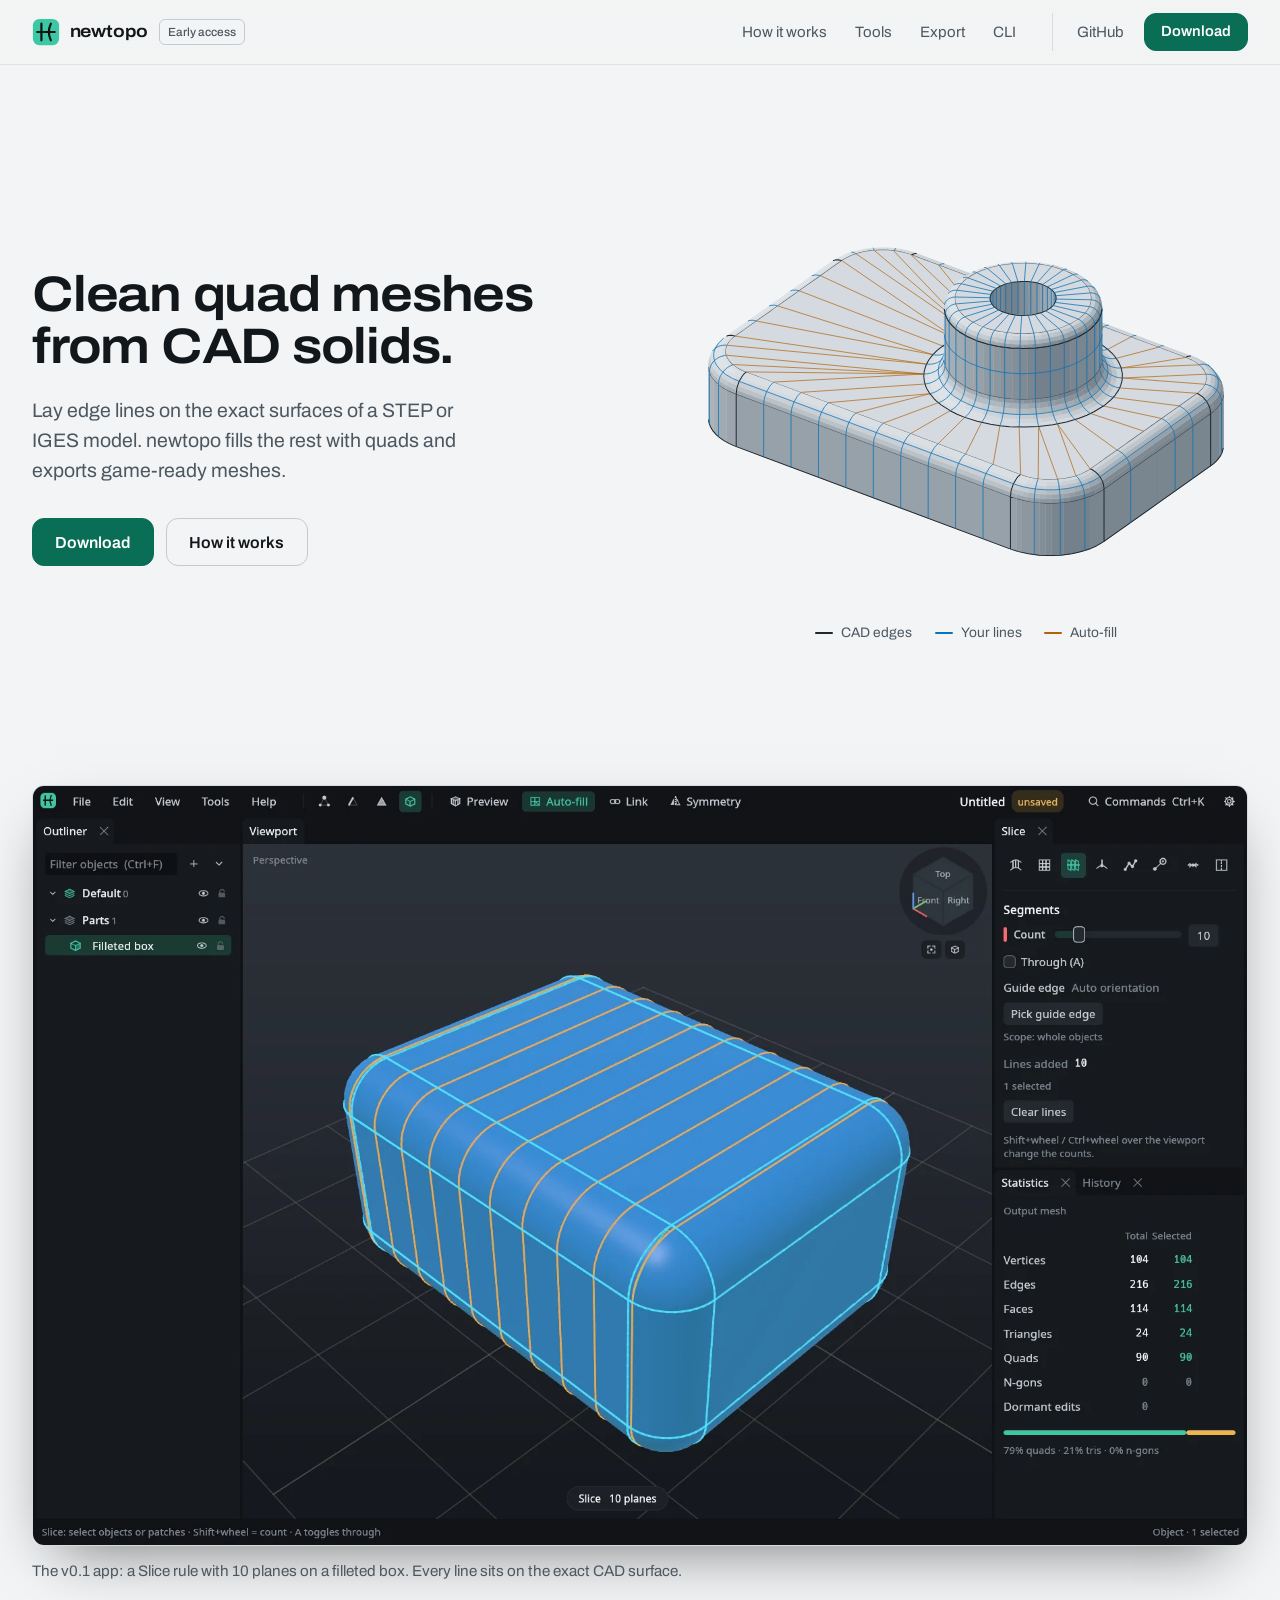
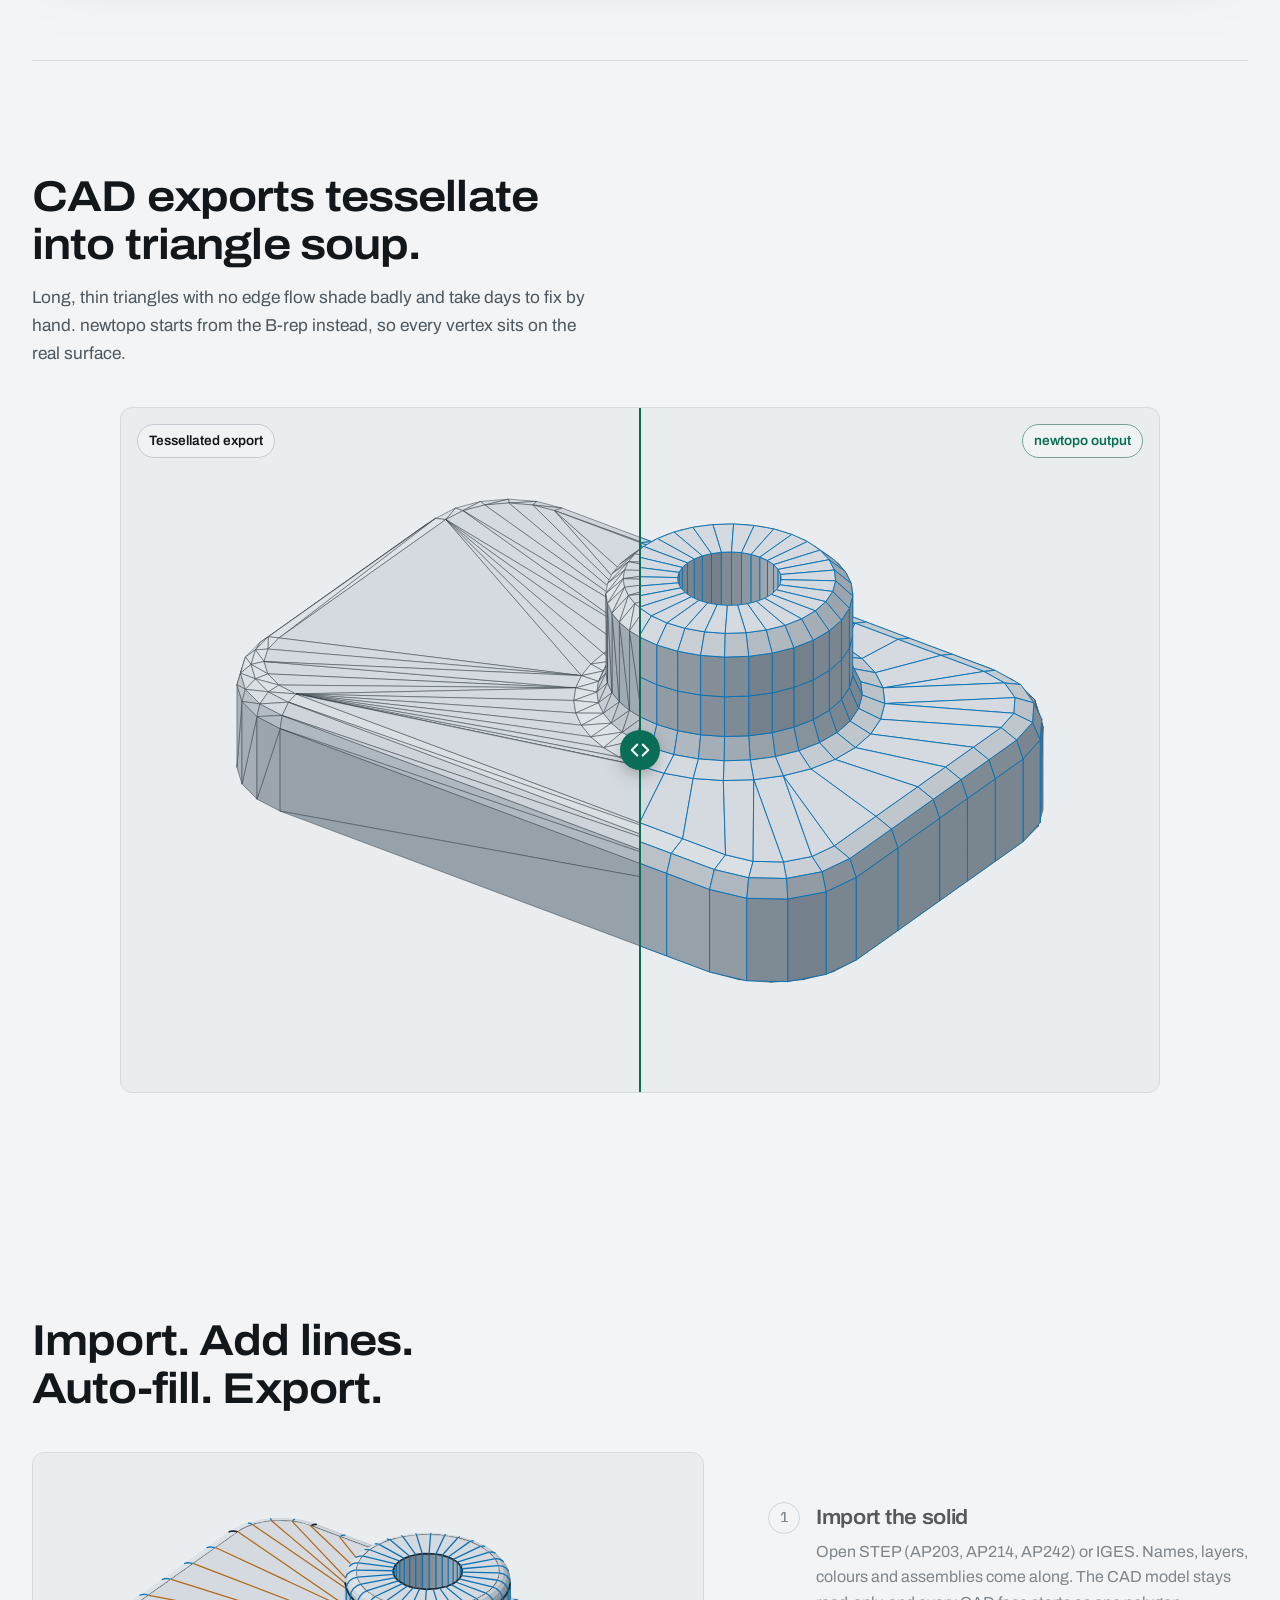
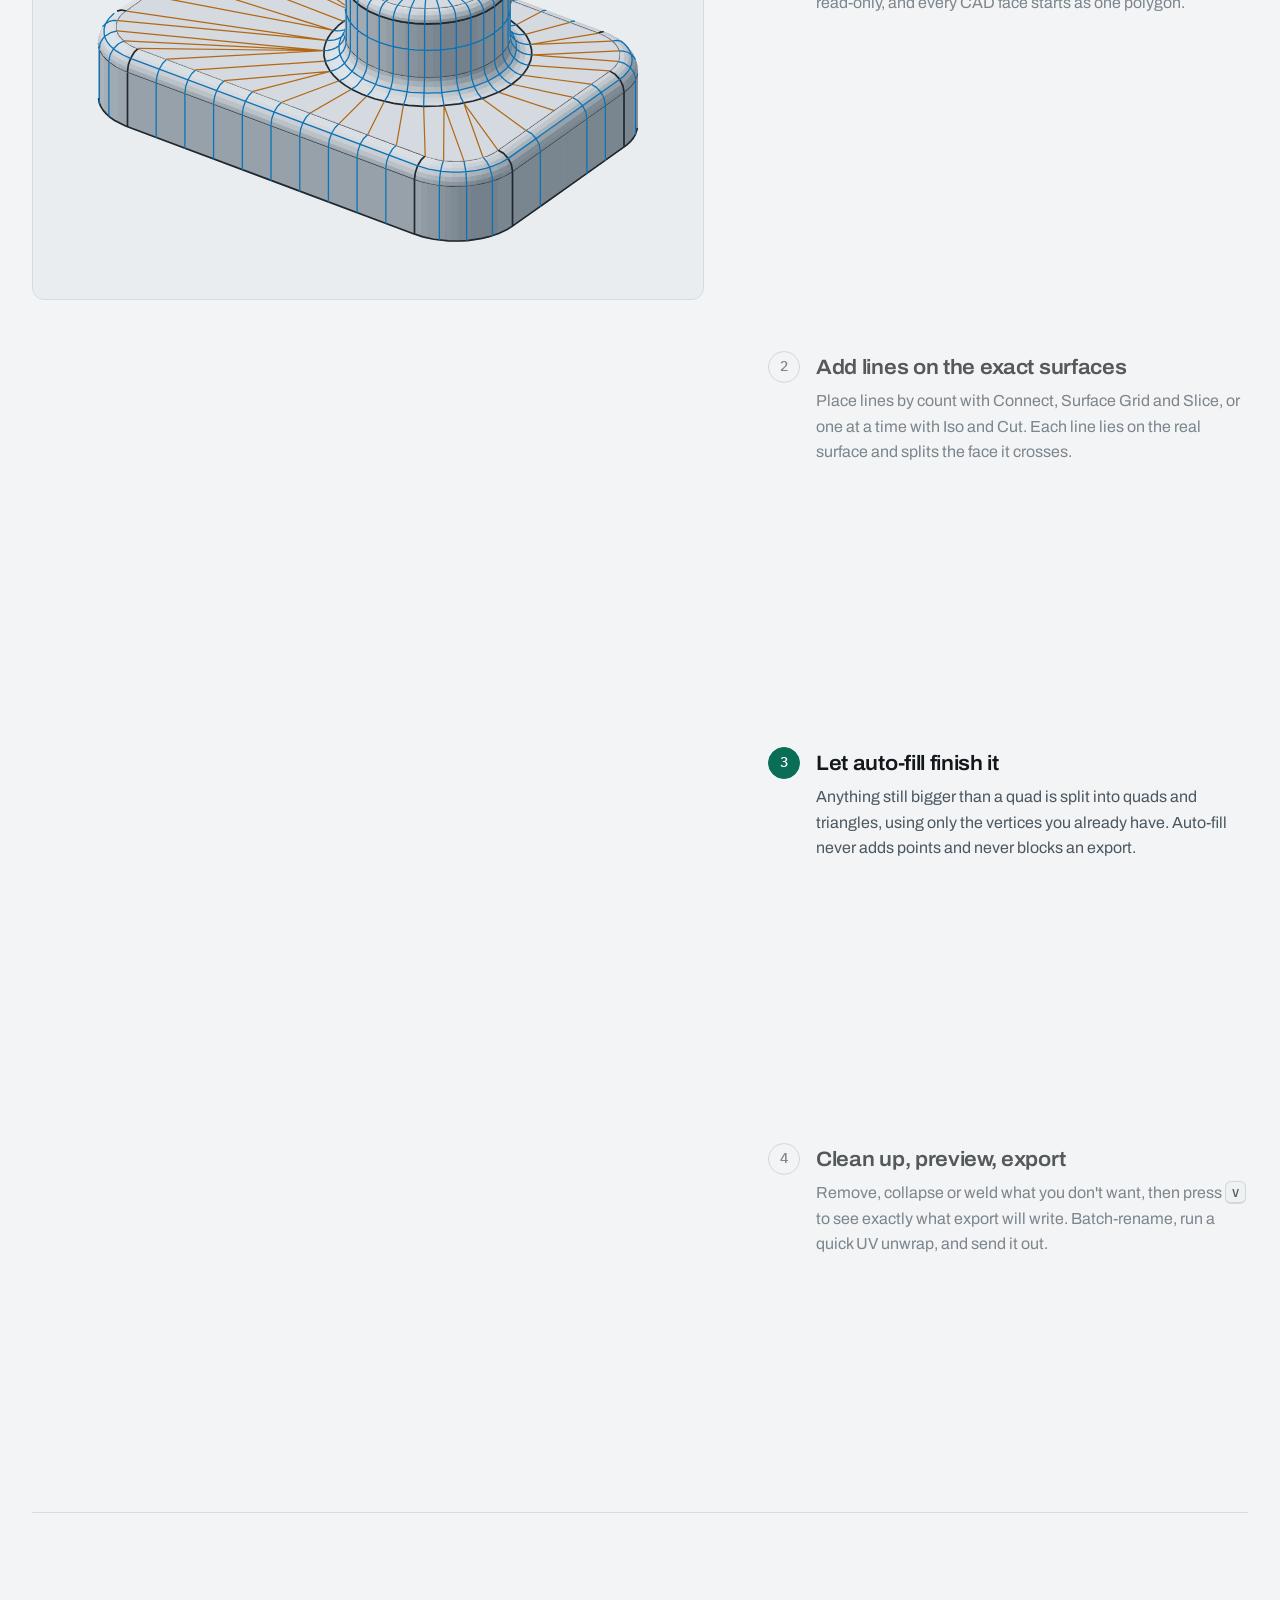
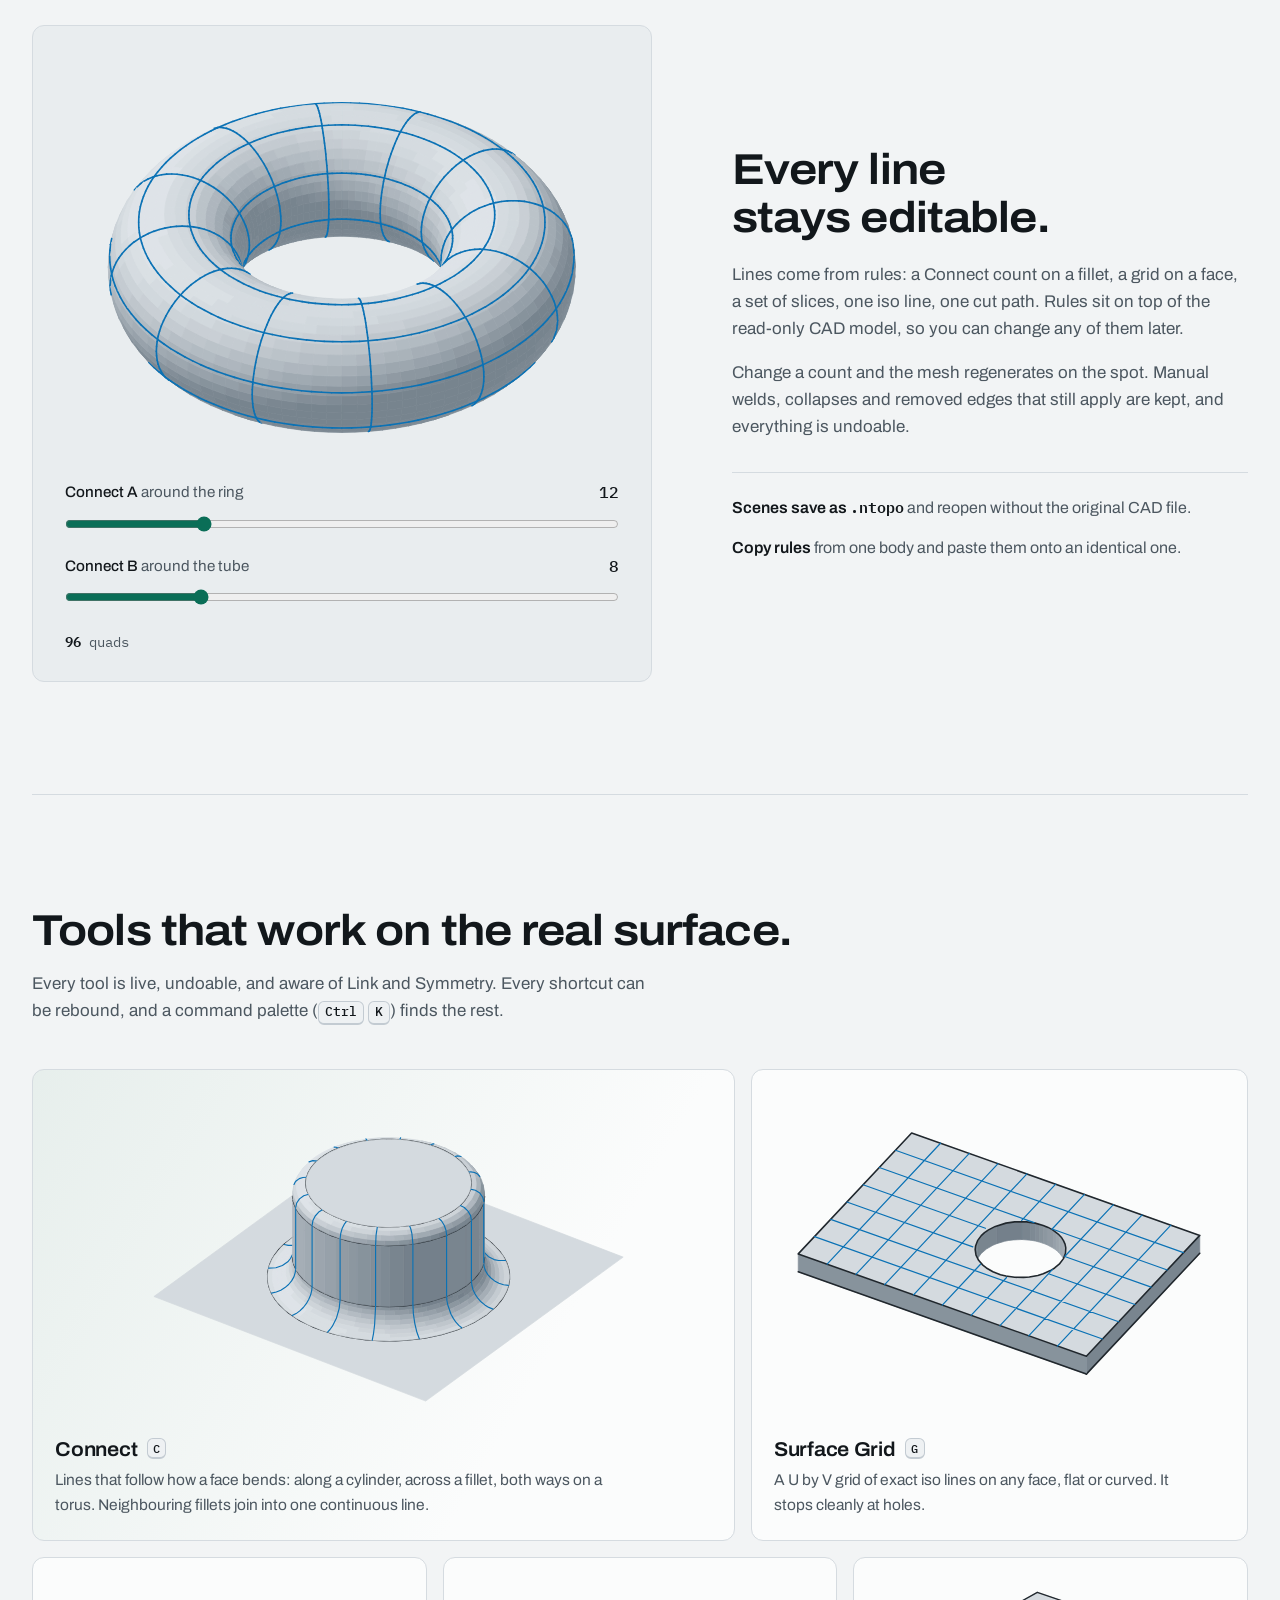
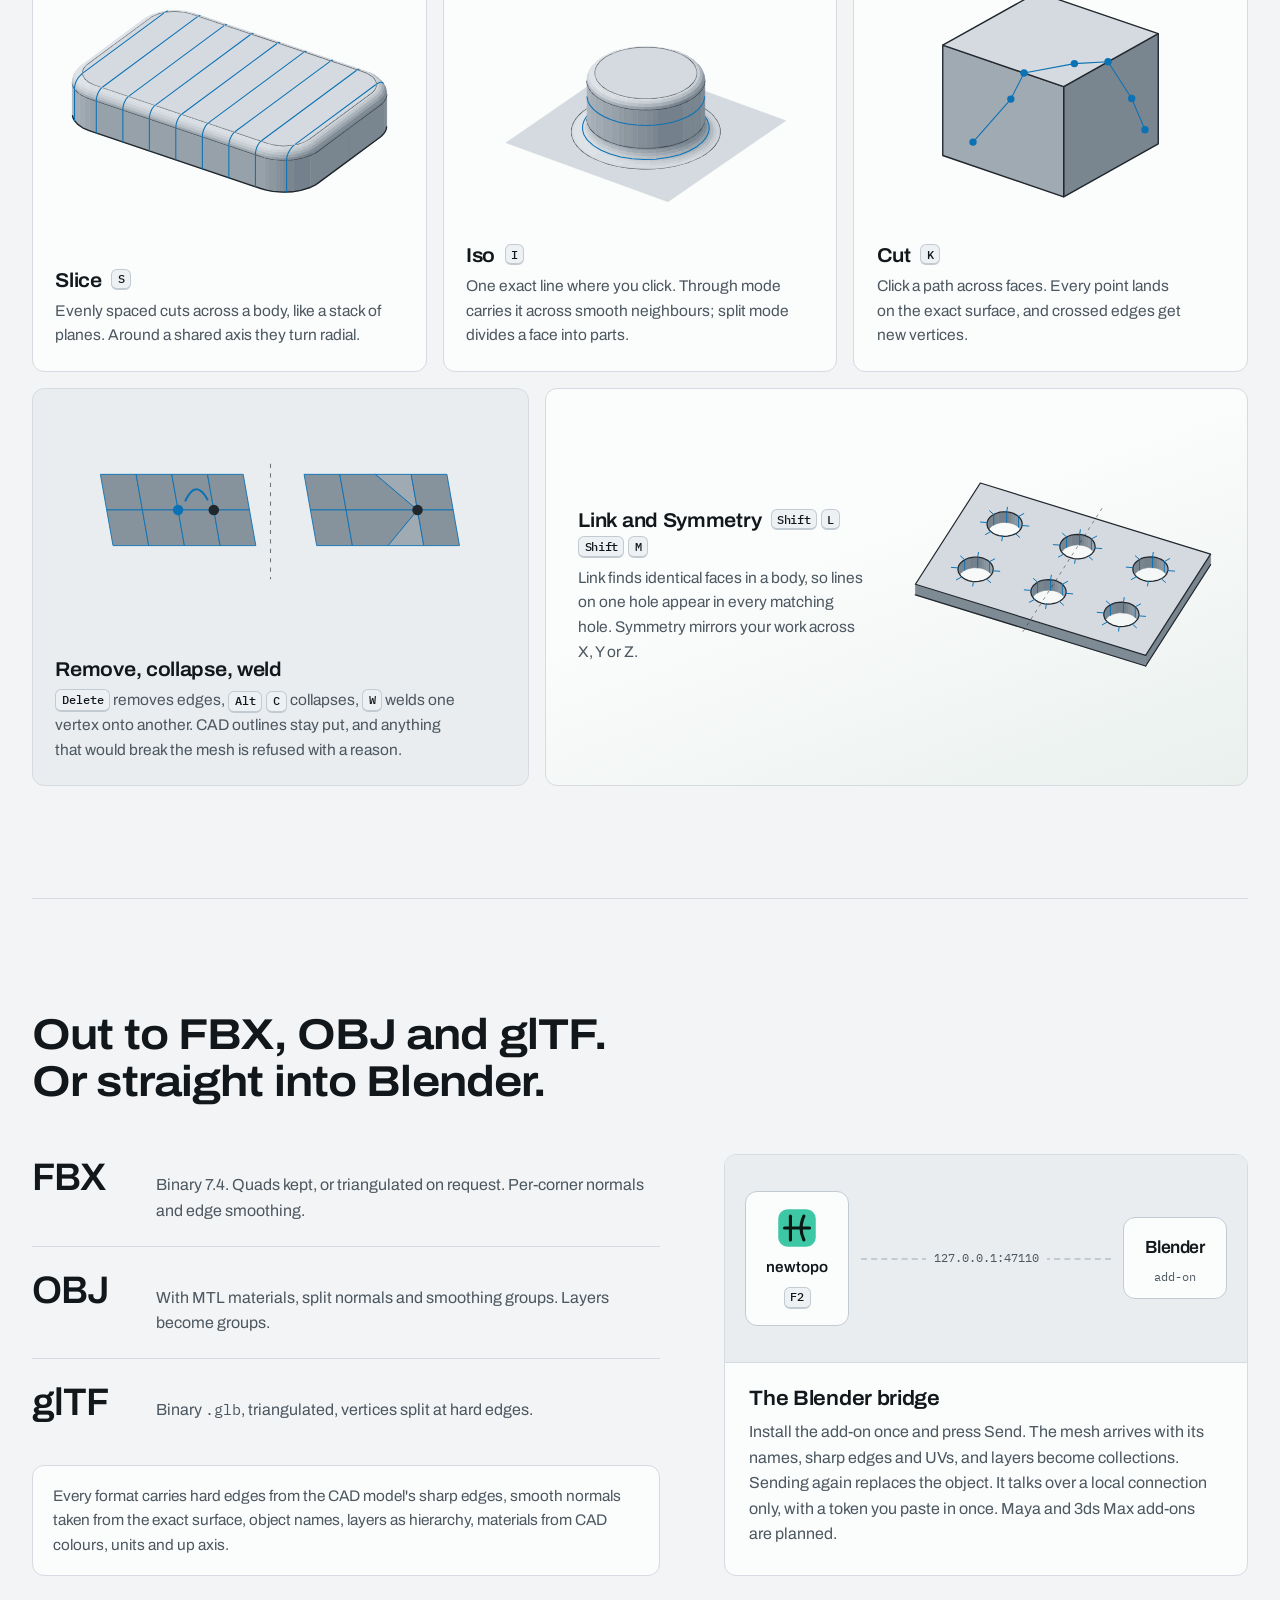
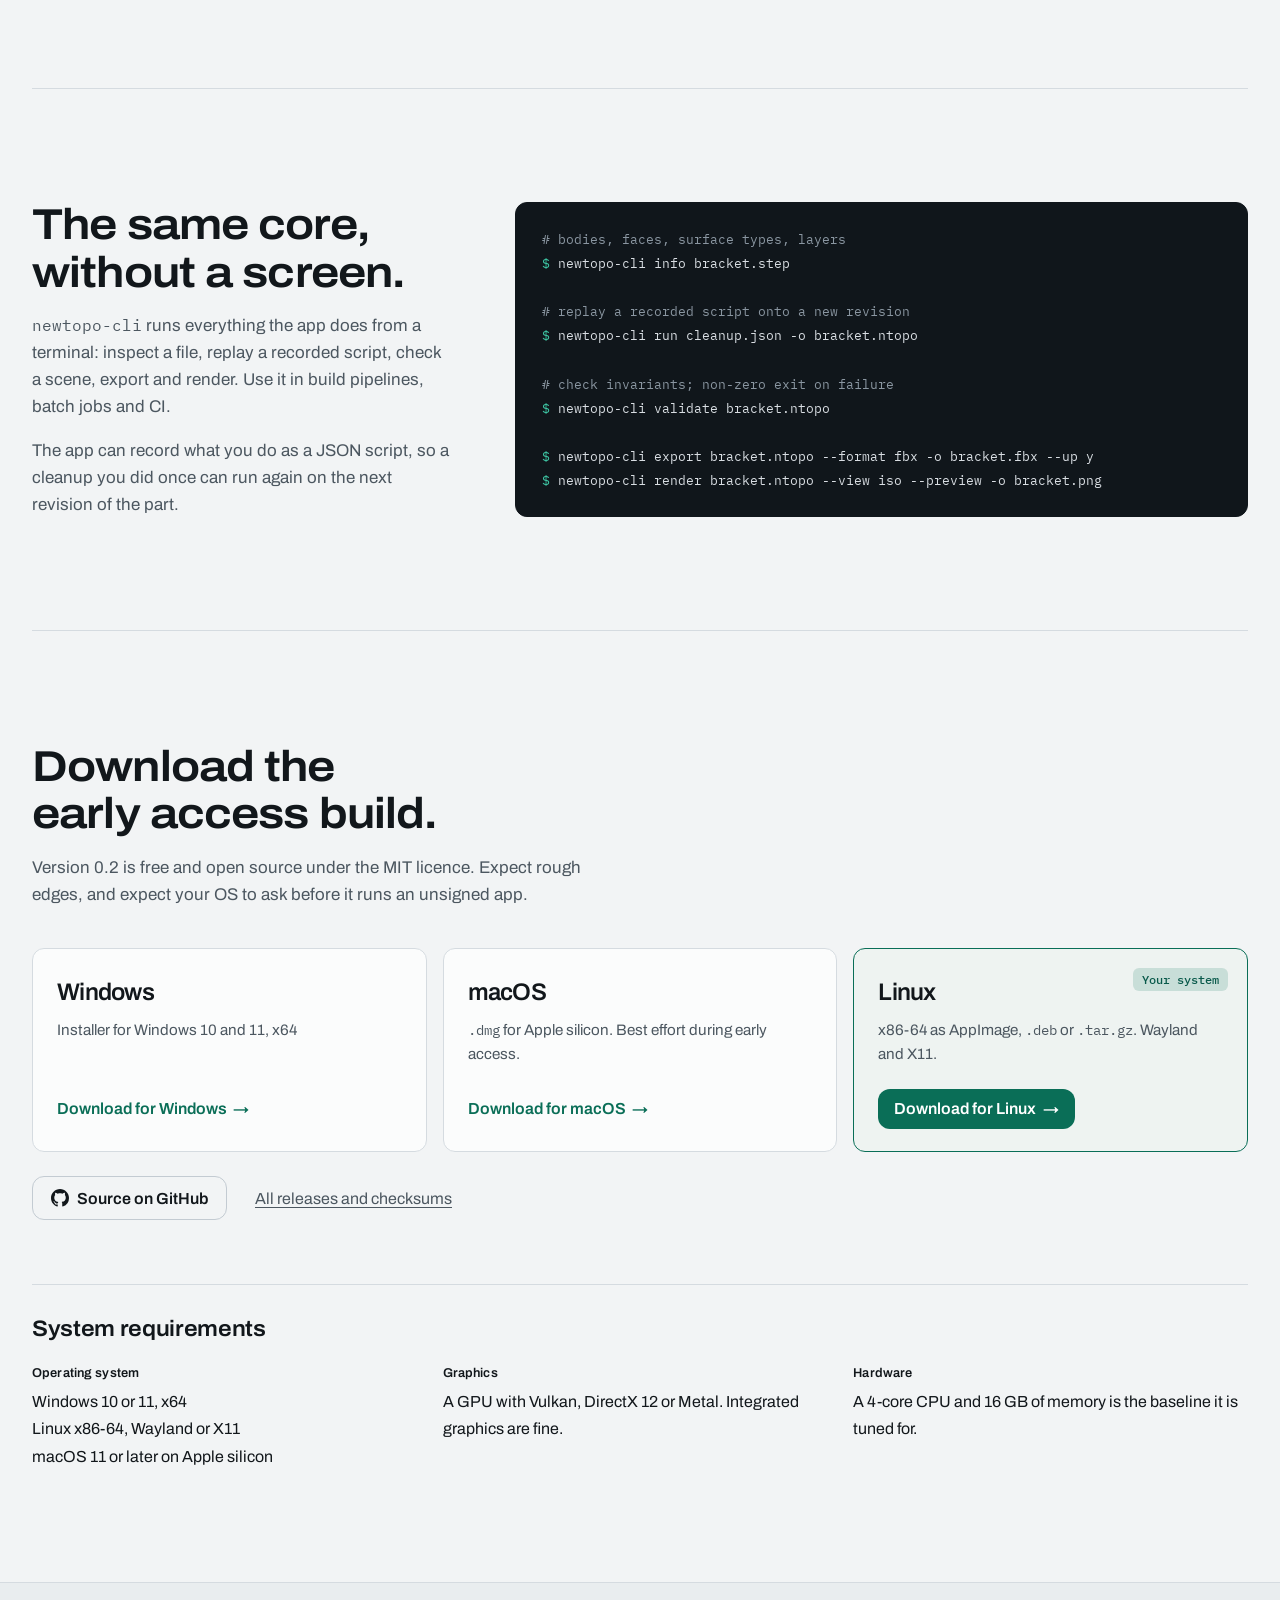
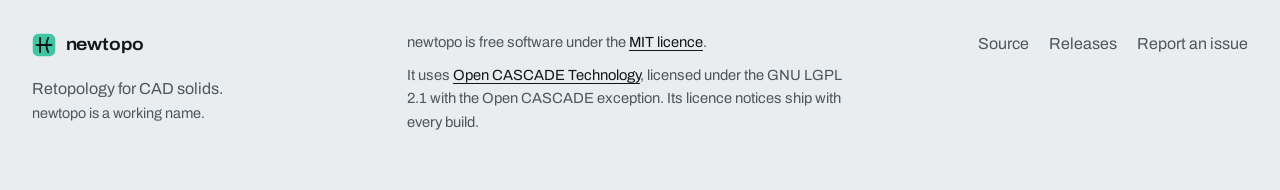
<file: site/index.html>
<!doctype html>
<html lang="en">
<head>
  <meta charset="utf-8">
  <meta name="viewport" content="width=device-width, initial-scale=1">
  <title>newtopo: clean quad meshes from CAD solids</title>
  <meta name="description" content="newtopo turns STEP and IGES solids into clean, game-ready quad meshes. Put edge lines on the exact CAD surfaces, let auto-fill finish the mesh, and export FBX, OBJ, glTF or send it to Blender. Open source, early access.">
  <meta name="color-scheme" content="dark light">
  <meta name="theme-color" content="#0e1114" media="(prefers-color-scheme: dark)">
  <meta name="theme-color" content="#f2f4f5" media="(prefers-color-scheme: light)">
  <link rel="icon" href="assets/icon.svg" type="image/svg+xml">

  <meta property="og:type" content="website">
  <meta property="og:site_name" content="newtopo">
  <meta property="og:title" content="newtopo: clean quad meshes from CAD solids">
  <meta property="og:description" content="Put edge lines on the exact CAD surfaces, let auto-fill finish the mesh, and export to FBX, OBJ, glTF or Blender.">
  <meta property="og:url" content="https://silasvogt.github.io/newtopo/">
  <meta property="og:image" content="https://silasvogt.github.io/newtopo/assets/og.png">
  <meta property="og:image:width" content="1200">
  <meta property="og:image:height" content="630">
  <meta property="og:image:alt" content="A filleted CAD part with blue edge lines drawn over its surfaces">
  <meta name="twitter:card" content="summary_large_image">

  <link rel="preconnect" href="https://fonts.googleapis.com">
  <link rel="preconnect" href="https://fonts.gstatic.com" crossorigin>
  <link rel="stylesheet" href="https://fonts.googleapis.com/css2?family=Archivo:wdth,wght@100..125,400..700&family=IBM+Plex+Mono:wght@400;500&display=swap">
  <link rel="preload" href="assets/art/hero-part.svg" as="image" type="image/svg+xml">
  <link rel="stylesheet" href="styles.css">
  <script>document.documentElement.classList.add("js")</script>
  <script src="main.js" defer></script>
</head>
<body>
  <a class="skip" href="#main">Skip to content</a>

  <header class="nav">
    <div class="nav__inner wrap">
      <a class="brand" href="#top" aria-label="newtopo home">
        <img src="assets/icon.svg" width="28" height="28" alt="">
        <span>newtopo</span>
        <span class="status">Early access</span>
      </a>
      <nav aria-label="Sections">
        <ul class="nav__links">
          <li><a href="#loop">How it works</a></li>
          <li><a href="#tools">Tools</a></li>
          <li><a href="#export">Export</a></li>
          <li><a href="#cli">CLI</a></li>
        </ul>
      </nav>
      <div class="nav__end">
        <a class="nav__src" href="https://github.com/SilasVogt/newtopo">GitHub</a>
        <a class="btn btn--small" href="#download" data-download-cta>Download</a>
      </div>
    </div>
  </header>

  <main id="main">
    <!-- ============================================================ HERO -->
    <section class="hero wrap" id="top" aria-labelledby="hero-title">
      <div class="hero__copy">
        <h1 id="hero-title">Clean quad meshes from CAD solids.</h1>
        <p class="hero__sub">Lay edge lines on the exact surfaces of a STEP or IGES model. newtopo fills the rest with quads and exports game-ready meshes.</p>
        <div class="hero__cta">
          <a class="btn" href="#download" data-download-cta>Download</a>
          <a class="btn btn--ghost" href="#loop">How it works</a>
        </div>
      </div>
      <figure class="hero__art shot" data-shot="hero-viewport">
        <!-- SCREENSHOT: hero-viewport. The main viewport with a filleted part, CAD edges, user lines and auto-fill edges visible. 16:11, at least 1880x1280. -->
        <img src="assets/art/hero-part.svg" width="940" height="640" fetchpriority="high"
             alt="A rounded plate with a filleted boss. Blue lines run across its fillets and walls, and orange auto-fill edges connect them across the flat top.">
        <figcaption class="legend" aria-label="Line colours">
          <span class="legend__item"><i class="sw sw--cad"></i>CAD edges</span>
          <span class="legend__item"><i class="sw sw--ln"></i>Your lines</span>
          <span class="legend__item"><i class="sw sw--fe"></i>Auto-fill</span>
        </figcaption>
      </figure>
    </section>

    <!-- ============================================================ APP SHOT -->
    <section class="appshot wrap" aria-labelledby="appshot-title">
      <h2 id="appshot-title" class="visually-hidden">The app</h2>
      <figure class="appshot__frame">
        <picture>
          <!-- Phones: a crop of the viewport and Slice panel, so the UI stays legible. -->
          <source media="(max-width: 599px)" srcset="assets/screens/app-slice-detail.webp" width="960" height="860">
          <img src="assets/screens/app-slice.webp" width="1800" height="1125" loading="lazy"
             alt="The newtopo app: a filleted box with ten Slice planes drawn across its faces and fillets, the outliner on the left and the Slice panel and output-mesh statistics on the right.">
        </picture>
        <figcaption>The v0.1 app: a Slice rule with 10 planes on a filleted box. Every line sits on the exact CAD surface.</figcaption>
      </figure>
    </section>

    <!-- ============================================================ BEFORE / AFTER -->
    <section class="compare-sec wrap" id="why" aria-labelledby="why-title">
      <div class="compare-sec__head">
        <h2 id="why-title">CAD exports tessellate into triangle soup.</h2>
        <p>Long, thin triangles with no edge flow shade badly and take days to fix by hand. newtopo starts from the B-rep instead, so every vertex sits on the real surface.</p>
      </div>
      <div class="compare" style="--pos: 50%">
        <!-- SCREENSHOT: compare-before. Preview of a plain tessellated STEP import (triangles). Same camera as compare-after. 940x620. -->
        <img draggable="false" class="compare__img shot" data-shot="compare-before" src="assets/art/compare-soup.svg" width="940" height="620" loading="lazy"
             alt="The part as a tessellated export: fans of long, thin triangles across the flat top and slivers along the fillets.">
        <!-- SCREENSHOT: compare-after. Preview mode of the same part after newtopo. Same camera as compare-before. 940x620. -->
        <img draggable="false" class="compare__img compare__after shot" data-shot="compare-after" src="assets/art/compare-quads.svg" width="940" height="620" loading="lazy"
             alt="The same part after newtopo: rows of quads that follow the fillets, walls and boss.">
        <span class="compare__handle" aria-hidden="true"></span>
        <input class="compare__range" type="range" min="0" max="100" value="50" step="1"
               aria-label="Slide to compare the tessellated export with the newtopo mesh">
        <div class="compare__labels" aria-hidden="true">
          <span>Tessellated export</span>
          <span>newtopo output</span>
        </div>
      </div>
    </section>

    <!-- ============================================================ CORE LOOP -->
    <section class="loop wrap" id="loop" aria-labelledby="loop-title">
      <h2 id="loop-title" class="loop__title">Import. Add lines. Auto-fill. Export.</h2>
      <div class="loop__grid">
        <!-- Desktop only: main.js fills this sticky stage with copies of the step images below. -->
        <div class="loop__stage" aria-hidden="true"><div class="loop__frame"></div></div>
        <ol class="loop__steps">
          <li class="step" data-step="0">
            <figure class="step__art shot" data-shot="loop-import">
              <!-- SCREENSHOT: loop-import. A freshly imported STEP part, shaded, CAD edges only. 600x400. -->
              <img src="assets/art/loop-import.svg" width="600" height="400" loading="lazy" alt="The imported part, shaded, with only its CAD edges drawn.">
            </figure>
            <h3>Import the solid</h3>
            <p>Open STEP (AP203, AP214, AP242) or IGES. Names, layers, colours and assemblies come along. The CAD model stays read-only, and every CAD face starts as one polygon.</p>
          </li>
          <li class="step" data-step="1">
            <figure class="step__art shot" data-shot="loop-lines">
              <!-- SCREENSHOT: loop-lines. The same part with Connect/Grid lines added on fillets and walls. 600x400. -->
              <img src="assets/art/loop-lines.svg" width="600" height="400" loading="lazy" alt="Blue lines added along the walls, across the fillets and around the boss.">
            </figure>
            <h3>Add lines on the exact surfaces</h3>
            <p>Place lines by count with Connect, Surface Grid and Slice, or one at a time with Iso and Cut. Each line lies on the real surface and splits the face it crosses.</p>
          </li>
          <li class="step" data-step="2">
            <figure class="step__art shot" data-shot="loop-fill">
              <!-- SCREENSHOT: loop-fill. Auto-fill edges shown in their own colour on the flat top face. 600x400. -->
              <img src="assets/art/loop-fill.svg" width="600" height="400" loading="lazy" alt="Orange auto-fill edges connect the outline of the top face to the boss.">
            </figure>
            <h3>Let auto-fill finish it</h3>
            <p>Anything still bigger than a quad is split into quads and triangles, using only the vertices you already have. Auto-fill never adds points and never blocks an export.</p>
          </li>
          <li class="step" data-step="3">
            <figure class="step__art shot" data-shot="loop-preview">
              <!-- SCREENSHOT: loop-preview. Preview mode (V) showing only the output mesh. 600x400. -->
              <img src="assets/art/loop-preview.svg" width="600" height="400" loading="lazy" alt="Preview of the finished mesh: flat-shaded quads with every edge drawn.">
            </figure>
            <h3>Clean up, preview, export</h3>
            <p>Remove, collapse or weld what you don't want, then press <kbd>V</kbd> to see exactly what export will write. Batch-rename, run a quick UV unwrap, and send it out.</p>
          </li>
        </ol>
      </div>
    </section>

    <!-- ============================================================ RULES (interactive) -->
    <section class="rules wrap" id="rules" aria-labelledby="rules-title">
      <div class="rules__demo">
        <div class="torus" id="torus" role="img" aria-label="A torus with lines around the ring and around the tube. The sliders change how many.">
          <noscript><p class="torus__noscript">This demo needs JavaScript. A torus with Connect A = 12 and B = 8 gives a 12 by 8 quad grid.</p></noscript>
        </div>
        <div class="rules__controls">
          <div class="ctl">
            <label class="ctl__name" for="torus-a">Connect A <span class="ctl__hint">around the ring</span></label>
            <output for="torus-a" id="torus-a-out" class="ctl__val">12</output>
            <input type="range" id="torus-a" min="3" max="40" value="12">
          </div>
          <div class="ctl">
            <label class="ctl__name" for="torus-b">Connect B <span class="ctl__hint">around the tube</span></label>
            <output for="torus-b" id="torus-b-out" class="ctl__val">8</output>
            <input type="range" id="torus-b" min="3" max="24" value="8">
          </div>
          <p class="rules__count" aria-live="polite"><span id="torus-quads">96</span> quads</p>
        </div>
      </div>
      <div class="rules__copy">
        <h2 id="rules-title">Every line stays editable.</h2>
        <p>Lines come from rules: a Connect count on a fillet, a grid on a face, a set of slices, one iso line, one cut path. Rules sit on top of the read-only CAD model, so you can change any of them later.</p>
        <p>Change a count and the mesh regenerates on the spot. Manual welds, collapses and removed edges that still apply are kept, and everything is undoable.</p>
        <ul class="facts">
          <li><strong>Scenes save as <code>.ntopo</code></strong> and reopen without the original CAD file.</li>
          <li><strong>Copy rules</strong> from one body and paste them onto an identical one.</li>
        </ul>
      </div>
    </section>

    <!-- ============================================================ TOOLS (bento) -->
    <section class="tools wrap" id="tools" aria-labelledby="tools-title">
      <h2 id="tools-title">Tools that work on the real surface.</h2>
      <p class="section-lead">Every tool is live, undoable, and aware of Link and Symmetry. Every shortcut can be rebound, and a command palette (<span class="keys"><kbd>Ctrl</kbd><kbd>K</kbd></span>) finds the rest.</p>
      <div class="bento">
        <article class="tile tile--connect">
          <figure class="tile__art shot" data-shot="tool-connect">
            <!-- SCREENSHOT: tool-connect. Connect on a filleted boss: lines along the cylinder that carry on across both fillets. 1040x680. -->
            <img src="assets/art/tool-connect.svg" width="520" height="340" loading="lazy" alt="A round boss on a plate with lines running down its side and on across the fillets at its top and base.">
          </figure>
          <div class="tile__text">
            <h3>Connect <kbd>C</kbd></h3>
            <p>Lines that follow how a face bends: along a cylinder, across a fillet, both ways on a torus. Neighbouring fillets join into one continuous line.</p>
          </div>
        </article>
        <article class="tile tile--grid">
          <figure class="tile__art shot" data-shot="tool-grid">
            <!-- SCREENSHOT: tool-grid. Surface Grid on a plate face with a hole. 800x560. -->
            <img src="assets/art/tool-grid.svg" width="400" height="280" loading="lazy" alt="A flat plate with a grid of lines that stops at the edge of a round hole.">
          </figure>
          <div class="tile__text">
            <h3>Surface Grid <kbd>G</kbd></h3>
            <p>A U by V grid of exact iso lines on any face, flat or curved. It stops cleanly at holes.</p>
          </div>
        </article>
        <article class="tile tile--slice">
          <figure class="tile__art shot" data-shot="tool-slice">
            <!-- SCREENSHOT: tool-slice. Slice through a filleted body. 800x560. -->
            <img src="assets/art/tool-slice.svg" width="400" height="280" loading="lazy" alt="A rounded block with evenly spaced loops that pass over its fillets.">
          </figure>
          <div class="tile__text">
            <h3>Slice <kbd>S</kbd></h3>
            <p>Evenly spaced cuts across a body, like a stack of planes. Around a shared axis they turn radial.</p>
          </div>
        </article>
        <article class="tile tile--iso">
          <figure class="tile__art shot" data-shot="tool-iso">
            <!-- SCREENSHOT: tool-iso. A through-iso loop around a fillet ring. 800x560. -->
            <img src="assets/art/tool-iso.svg" width="400" height="280" loading="lazy" alt="A boss on a plate with a single closed line running around its fillet.">
          </figure>
          <div class="tile__text">
            <h3>Iso <kbd>I</kbd></h3>
            <p>One exact line where you click. Through mode carries it across smooth neighbours; split mode divides a face into parts.</p>
          </div>
        </article>
        <article class="tile tile--cut">
          <figure class="tile__art shot" data-shot="tool-cut">
            <!-- SCREENSHOT: tool-cut. A cut path across three faces of a box. 800x560. -->
            <img src="assets/art/tool-cut.svg" width="400" height="280" loading="lazy" alt="A box with a path of points drawn across three of its faces.">
          </figure>
          <div class="tile__text">
            <h3>Cut <kbd>K</kbd></h3>
            <p>Click a path across faces. Every point lands on the exact surface, and crossed edges get new vertices.</p>
          </div>
        </article>
        <article class="tile tile--cleanup">
          <figure class="tile__art shot" data-shot="tool-cleanup">
            <!-- SCREENSHOT: tool-cleanup. Target Weld in action on a quad strip. 800x460. -->
            <img src="assets/art/tool-cleanup.svg" width="400" height="230" loading="lazy" alt="Two quad strips. In the second, one vertex has been welded onto its neighbour, turning a quad into a triangle.">
          </figure>
          <div class="tile__text">
            <h3>Remove, collapse, weld</h3>
            <p><kbd>Delete</kbd> removes edges, <span class="keys"><kbd>Alt</kbd><kbd>C</kbd></span> collapses, <kbd>W</kbd> welds one vertex onto another. CAD outlines stay put, and anything that would break the mesh is refused with a reason.</p>
          </div>
        </article>
        <article class="tile tile--link">
          <figure class="tile__art shot" data-shot="tool-link">
            <!-- SCREENSHOT: tool-link. Link on: one hole edited, all identical holes updated; symmetry plane visible. 800x560. -->
            <img src="assets/art/tool-link.svg" width="400" height="280" loading="lazy" alt="A plate with six identical holes, each with the same lines, and a dashed mirror plane through the middle.">
          </figure>
          <div class="tile__text">
            <h3>Link and Symmetry <span class="keys"><kbd>Shift</kbd><kbd>L</kbd></span> <span class="keys"><kbd>Shift</kbd><kbd>M</kbd></span></h3>
            <p>Link finds identical faces in a body, so lines on one hole appear in every matching hole. Symmetry mirrors your work across X, Y or Z.</p>
          </div>
        </article>
      </div>
    </section>

    <!-- ============================================================ EXPORT + BRIDGE -->
    <section class="export wrap" id="export" aria-labelledby="export-title">
      <h2 id="export-title">Out to FBX, OBJ and glTF. Or straight into Blender.</h2>
      <div class="export__grid">
        <div class="formats-col">
        <dl class="formats">
          <div class="format">
            <dt>FBX</dt>
            <dd>Binary 7.4. Quads kept, or triangulated on request. Per-corner normals and edge smoothing.</dd>
          </div>
          <div class="format">
            <dt>OBJ</dt>
            <dd>With MTL materials, split normals and smoothing groups. Layers become groups.</dd>
          </div>
          <div class="format">
            <dt>glTF</dt>
            <dd>Binary <code>.glb</code>, triangulated, vertices split at hard edges.</dd>
          </div>
        </dl>
        <p class="formats__note">Every format carries hard edges from the CAD model's sharp edges, smooth normals taken from the exact surface, object names, layers as hierarchy, materials from CAD colours, units and up axis.</p>
        </div>
        <figure class="bridge shot" data-shot="bridge-blender">
          <!-- SCREENSHOT: bridge-blender. Blender receiving a mesh from the bridge panel (F2), collections visible in the outliner. 1040x720. -->
          <div class="bridge__diagram" aria-hidden="true">
            <div class="bridge__node">
              <img src="assets/icon.svg" width="40" height="40" alt="">
              <span>newtopo</span>
              <kbd>F2</kbd>
            </div>
            <div class="bridge__wire">
              <span class="bridge__pulse"></span>
              <code>127.0.0.1:47110</code>
            </div>
            <div class="bridge__node bridge__node--host">
              <span class="bridge__host">Blender</span>
              <span class="bridge__sub">add-on</span>
            </div>
          </div>
          <figcaption>
            <h3>The Blender bridge</h3>
            <p>Install the add-on once and press Send. The mesh arrives with its names, sharp edges and UVs, and layers become collections. Sending again replaces the object. It talks over a local connection only, with a token you paste in once. Maya and 3ds Max add-ons are planned.</p>
          </figcaption>
        </figure>
      </div>
    </section>

    <!-- ============================================================ CLI -->
    <section class="cli wrap" id="cli" aria-labelledby="cli-title">
      <div class="cli__copy">
        <h2 id="cli-title">The same core, without a screen.</h2>
        <p><code>newtopo-cli</code> runs everything the app does from a terminal: inspect a file, replay a recorded script, check a scene, export and render. Use it in build pipelines, batch jobs and CI.</p>
        <p>The app can record what you do as a JSON script, so a cleanup you did once can run again on the next revision of the part.</p>
      </div>
      <div class="term" role="region" aria-label="Example commands">
        <pre><code><span class="c"># bodies, faces, surface types, layers</span>
<span class="p">$</span> newtopo-cli info bracket.step

<span class="c"># replay a recorded script onto a new revision</span>
<span class="p">$</span> newtopo-cli run cleanup.json -o bracket.ntopo

<span class="c"># check invariants; non-zero exit on failure</span>
<span class="p">$</span> newtopo-cli validate bracket.ntopo

<span class="p">$</span> newtopo-cli export bracket.ntopo --format fbx -o bracket.fbx --up y
<span class="p">$</span> newtopo-cli render bracket.ntopo --view iso --preview -o bracket.png</code></pre>
      </div>
    </section>

    <!-- ============================================================ DOWNLOAD -->
    <section class="download wrap" id="download" aria-labelledby="download-title">
      <div class="download__head">
        <h2 id="download-title">Download the early access build.</h2>
        <p>Version 0.2 is free and open source under the MIT licence. Expect rough edges, and expect your OS to ask before it runs an unsigned app.</p>
      </div>
      <div class="os">
        <p class="os__handheld" hidden>newtopo is a desktop app for Windows, macOS and Linux. Open this page on your computer to download it.</p>
        <a class="os__card" data-os="windows" href="https://github.com/SilasVogt/newtopo/releases/latest">
          <span class="os__name">Windows</span>
          <span class="os__detail">Installer for Windows 10 and 11, x64</span>
          <span class="os__go">Download for Windows <span aria-hidden="true">&rarr;</span></span>
          <span class="os__mine">Your system</span>
        </a>
        <a class="os__card" data-os="mac" href="https://github.com/SilasVogt/newtopo/releases/latest">
          <span class="os__name">macOS</span>
          <span class="os__detail"><code>.dmg</code> for Apple silicon. Best effort during early access.</span>
          <span class="os__go">Download for macOS <span aria-hidden="true">&rarr;</span></span>
          <span class="os__mine">Your system</span>
        </a>
        <a class="os__card" data-os="linux" href="https://github.com/SilasVogt/newtopo/releases/latest">
          <span class="os__name">Linux</span>
          <span class="os__detail">x86-64 as AppImage, <code>.deb</code> or <code>.tar.gz</code>. Wayland and X11.</span>
          <span class="os__go">Download for Linux <span aria-hidden="true">&rarr;</span></span>
          <span class="os__mine">Your system</span>
        </a>
      </div>
      <div class="download__foot">
        <a class="src-link" href="https://github.com/SilasVogt/newtopo">
          <svg width="18" height="18" viewBox="0 0 16 16" aria-hidden="true"><path fill="currentColor" d="M8 0C3.58 0 0 3.58 0 8c0 3.54 2.29 6.53 5.47 7.59.4.07.55-.17.55-.38 0-.19-.01-.82-.01-1.49-2.01.37-2.53-.49-2.69-.94-.09-.23-.48-.94-.82-1.13-.28-.15-.68-.52-.01-.53.63-.01 1.08.58 1.23.82.72 1.21 1.87.87 2.33.66.07-.52.28-.87.51-1.07-1.78-.2-3.64-.89-3.64-3.95 0-.87.31-1.59.82-2.15-.08-.2-.36-1.02.08-2.12 0 0 .67-.21 2.2.82.64-.18 1.32-.27 2-.27.68 0 1.36.09 2 .27 1.53-1.04 2.2-.82 2.2-.82.44 1.1.16 1.92.08 2.12.51.56.82 1.27.82 2.15 0 3.07-1.87 3.75-3.65 3.95.29.25.54.73.54 1.48 0 1.07-.01 1.93-.01 2.2 0 .21.15.46.55.38A8.013 8.013 0 0016 8c0-4.42-3.58-8-8-8z"/></svg>
          Source on GitHub
        </a>
        <a class="all-releases" href="https://github.com/SilasVogt/newtopo/releases">All releases and checksums</a>
      </div>

      <section class="reqs" aria-labelledby="reqs-title">
        <h3 id="reqs-title">System requirements</h3>
        <div class="reqs__grid">
          <div class="req">
            <h4>Operating system</h4>
            <p>Windows 10 or 11, x64<br>Linux x86-64, Wayland or X11<br>macOS 11 or later on Apple silicon</p>
          </div>
          <div class="req">
            <h4>Graphics</h4>
            <p>A GPU with Vulkan, DirectX 12 or Metal. Integrated graphics are fine.</p>
          </div>
          <div class="req">
            <h4>Hardware</h4>
            <p>A 4-core CPU and 16 GB of memory is the baseline it is tuned for.</p>
          </div>
        </div>
      </section>
    </section>
  </main>

  <footer class="foot">
    <div class="foot__inner wrap">
      <div class="foot__brand">
        <a class="brand" href="#top">
          <img src="assets/icon.svg" width="24" height="24" alt="">
          <span>newtopo</span>
        </a>
        <p>Retopology for CAD solids. <span class="foot__muted">newtopo is a working name.</span></p>
      </div>
      <div class="foot__legal">
        <p>newtopo is free software under the <a href="https://github.com/SilasVogt/newtopo/blob/main/LICENSE">MIT licence</a>.</p>
        <p>It uses <a href="https://dev.opencascade.org/">Open CASCADE Technology</a>, licensed under the GNU LGPL 2.1 with the Open CASCADE exception. Its licence notices ship with every build.</p>
      </div>
      <ul class="foot__links">
        <li><a href="https://github.com/SilasVogt/newtopo">Source</a></li>
        <li><a href="https://github.com/SilasVogt/newtopo/releases">Releases</a></li>
        <li><a href="https://github.com/SilasVogt/newtopo/issues">Report an issue</a></li>
      </ul>
    </div>
  </footer>
</body>
</html>
</file>
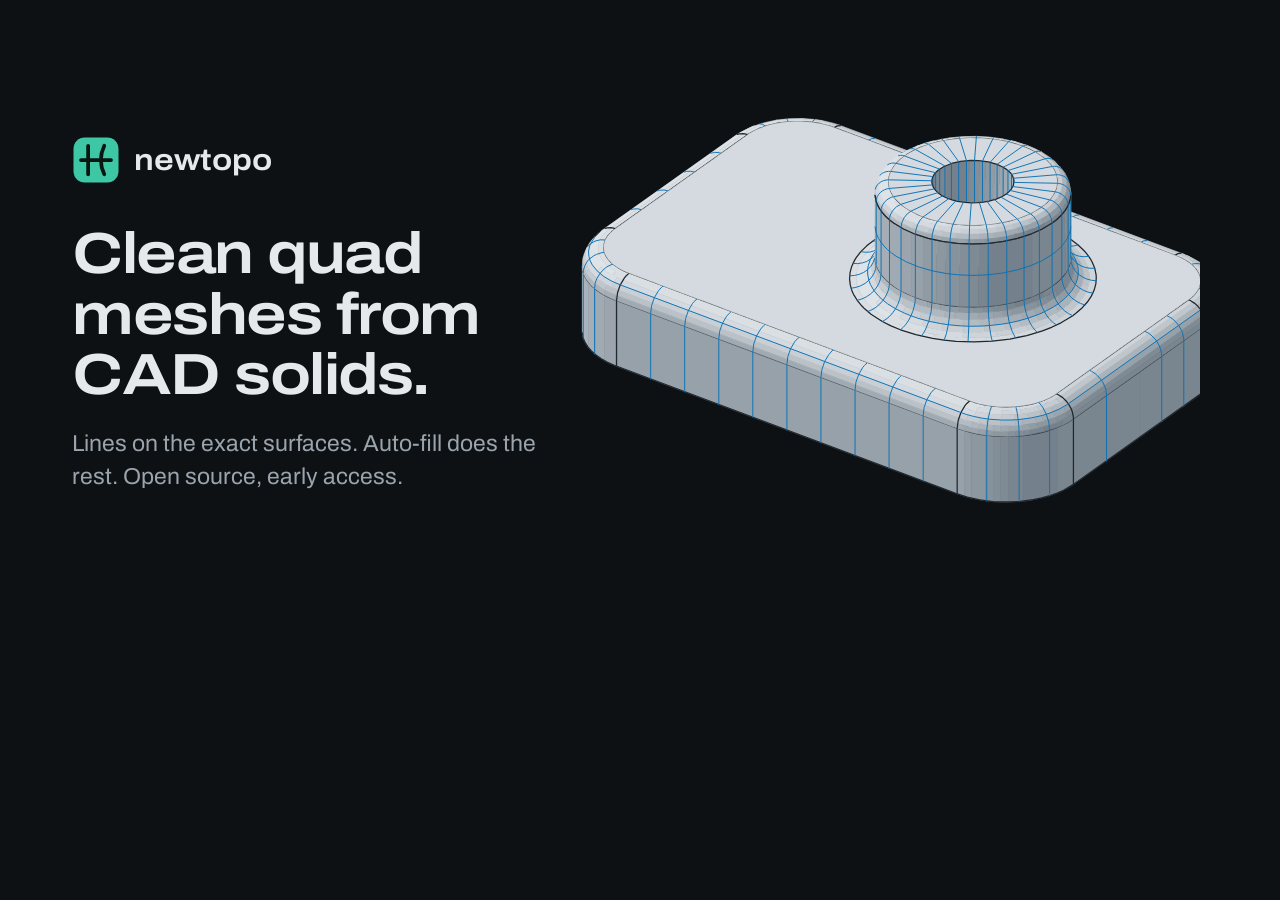
<file: tools/site-art/og.html>
<!doctype html>
<!-- Source for site/assets/og.png (1200x630). Render with headless Chromium in dark mode; see site/README.md. -->
<html><head><meta charset="utf-8">
<link rel="stylesheet" href="https://fonts.googleapis.com/css2?family=Archivo:wdth,wght@100..125,400..700&display=swap">
<style>
  html,body{margin:0;width:1200px;height:630px;background:#0e1114;color:#e6e9ec;font-family:Archivo,sans-serif;overflow:hidden}
  .wrap{display:grid;grid-template-columns:470px 1fr;align-items:center;height:100%;padding:0 0 0 72px}
  .brand{display:flex;align-items:center;gap:14px;font-weight:650;font-stretch:112%;font-size:30px}
  .brand img{border-radius:10px}
  h1{margin:40px 0 0;font-size:58px;line-height:1.04;font-weight:650;font-stretch:118%;letter-spacing:-.025em}
  p{margin:22px 0 0;color:#9aa4ad;font-size:23px;line-height:1.45}
  .art{margin-left:-30px}
  .art img{width:780px;display:block}
</style></head>
<body><div class="wrap">
  <div>
    <div class="brand"><img src="../../site/assets/icon.svg" width="48" height="48" alt="">newtopo</div>
    <h1>Clean quad meshes from CAD solids.</h1>
    <p>Lines on the exact surfaces. Auto-fill does the rest. Open source, early access.</p>
  </div>
  <div class="art"><img src="../../site/assets/art/hero-part.svg" alt=""></div>
</div></body></html>
</file>
<file: site/styles.css>
/* newtopo site. Dark first; light via prefers-color-scheme.
   Shape system: 12px radius for panels, media and buttons; 6px for kbd and chips. */

:root {
  --bg: #0e1114;
  --bg-2: #12161a;
  --panel: #161b20;
  --panel-2: #1b2127;
  --line: #262e35;
  --line-2: #323b44;
  --text: #e6e9ec;
  --muted: #9aa4ad;
  /* UI accent: the app's teal. Blue (--ln) is kept for "your lines" in
     the art and demos, matching the generated SVGs. */
  --accent: #3ec7a5;
  --accent-strong: #6ad6bb;
  --on-accent: #06231b;
  --ln: #57b6ee;
  --cad: #d8dee4;
  --fill: #e7a65a;
  /* shade ramp for the interactive torus; matches the generated art */
  --lo: #161b20;
  --hi: #a7b2bc;
  --shadow: 0 30px 80px -40px rgb(0 0 0 / .7);
  --r: 12px;
  --r-s: 6px;
  --font: "Archivo", ui-sans-serif, system-ui, -apple-system, "Segoe UI", sans-serif;
  --mono: "IBM Plex Mono", ui-monospace, "SFMono-Regular", Menlo, Consolas, monospace;
  --ease: cubic-bezier(.16, 1, .3, 1);
  color-scheme: dark;
}

@media (prefers-color-scheme: light) {
  :root {
    --bg: #f2f4f5;
    --bg-2: #e9edef;
    --panel: #fbfcfc;
    --panel-2: #eef1f3;
    --line: #d5dbe0;
    --line-2: #c3cbd2;
    --text: #12171b;
    --muted: #4c5760;
    --accent: #0a6e57;
    --accent-strong: #08594a;
    --on-accent: #ffffff;
    --ln: #0b72b5;
    --cad: #20272d;
    --fill: #b0620c;
    --lo: #6b7883;
    --hi: #e3e8ec;
    --shadow: 0 30px 70px -45px rgb(30 50 70 / .45);
    color-scheme: light;
  }
}

*, *::before, *::after { box-sizing: border-box; }
html { -webkit-text-size-adjust: 100%; scroll-behavior: smooth; scroll-padding-top: 80px; }
body {
  margin: 0;
  background: var(--bg);
  color: var(--text);
  font: 400 1rem/1.6 var(--font);
  -webkit-font-smoothing: antialiased;
  text-rendering: optimizeLegibility;
  overflow-x: clip;
}
img, svg { display: block; max-width: 100%; height: auto; }
a { color: inherit; }
h1, h2, h3, h4 { margin: 0; font-weight: 650; font-stretch: 112%; letter-spacing: -.015em; line-height: 1.1; text-wrap: balance; }
h3, h4 { font-stretch: 106%; font-weight: 620; }
p { margin: 0; text-wrap: pretty; }
code, kbd, pre { font-family: var(--mono); }
code { font-size: .92em; }
kbd {
  display: inline-block;
  min-width: 1.7em;
  padding: .05em .45em;
  border: 1px solid var(--line-2);
  border-bottom-width: 2px;
  border-radius: var(--r-s);
  background: var(--panel-2);
  color: var(--text);
  font-size: .78em;
  font-weight: 500;
  line-height: 1.5;
  text-align: center;
  vertical-align: .1em;
}

::selection { background: color-mix(in oklab, var(--accent) 35%, transparent); color: var(--text); }
html { scrollbar-color: var(--line-2) var(--bg); accent-color: var(--accent); caret-color: var(--accent); }
:focus-visible { outline: 2px solid var(--accent); outline-offset: 3px; border-radius: 4px; }

.wrap { width: min(100% - 32px, 1240px); margin-inline: auto; }
@media (min-width: 768px) { .wrap { width: min(100% - 64px, 1240px); } }

.skip {
  position: absolute; left: 16px; top: -60px; z-index: 30;
  padding: .6rem 1rem; border-radius: var(--r); background: var(--accent); color: var(--on-accent);
  font-weight: 600; text-decoration: none;
}
.skip:focus { top: 12px; }

/* ------------------------------------------------------------ buttons */
.btn {
  display: inline-flex; align-items: center; justify-content: center; gap: .5rem;
  min-height: 48px; padding: 0 1.4rem;
  border: 1px solid var(--accent); border-radius: var(--r);
  background: var(--accent); color: var(--on-accent);
  font-weight: 600; font-size: 1rem; text-decoration: none; white-space: nowrap;
  transition: transform .25s var(--ease), background-color .2s, border-color .2s;
}
.btn:hover { background: var(--accent-strong); border-color: var(--accent-strong); }
.btn:active { transform: translateY(1px) scale(.985); }
.btn--ghost { background: transparent; color: var(--text); border-color: var(--line-2); }
.btn--ghost:hover { background: var(--panel-2); border-color: var(--muted); }
.btn--small { min-height: 38px; padding: 0 1rem; font-size: .92rem; }

/* ------------------------------------------------------------ nav */
.nav {
  position: sticky; top: 0; z-index: 20;
  background: color-mix(in oklab, var(--bg) 82%, transparent);
  backdrop-filter: blur(14px) saturate(140%);
  -webkit-backdrop-filter: blur(14px) saturate(140%);
  border-bottom: 1px solid color-mix(in oklab, var(--line) 70%, transparent);
}
.nav__inner { display: flex; align-items: center; gap: 1.5rem; height: 64px; }
.brand { display: inline-flex; align-items: center; gap: .6rem; font-weight: 650; font-stretch: 112%; font-size: 1.08rem; letter-spacing: -.01em; text-decoration: none; }
.status {
  margin-left: .15rem; padding: .15rem .5rem; border: 1px solid var(--line-2); border-radius: var(--r-s);
  color: var(--muted); font-size: .74rem; font-weight: 500; font-stretch: 100%; letter-spacing: 0; white-space: nowrap;
}
.brand img { border-radius: 7px; }
.nav nav { margin-left: auto; }
.nav__links { display: none; gap: .25rem; margin: 0; padding: 0; list-style: none; }
.nav__links a, .nav__src {
  display: block; padding: .45rem .75rem; border-radius: var(--r-s);
  color: var(--muted); font-size: .94rem; text-decoration: none;
  transition: color .2s, background-color .2s;
}
.nav__links a:hover, .nav__src:hover { color: var(--text); background: var(--panel-2); }
.nav__end { display: flex; align-items: center; gap: .5rem; margin-left: auto; }
.nav nav + .nav__end { margin-left: 0; }
.nav__src { display: none; }
@media (min-width: 860px) {
  .nav__links { display: flex; }
  .nav__src { display: block; }
  .nav__end { padding-left: .75rem; border-left: 1px solid var(--line); }
}
@media (prefers-reduced-transparency: reduce) {
  .nav { background: var(--bg); backdrop-filter: none; -webkit-backdrop-filter: none; }
}

/* ------------------------------------------------------------ hero */
.hero {
  display: grid; gap: 2rem; align-items: center;
  padding-block: 3rem 3.5rem;
}
.hero h1 { font-size: clamp(2.1rem, 2.9vw + .8rem, 3.3rem); font-stretch: 112%; letter-spacing: -.025em; line-height: 1.06; max-width: 13em; }
.hero__sub { margin-top: 1.4rem; max-width: 40ch; color: var(--muted); font-size: clamp(1.05rem, .4vw + .95rem, 1.22rem); line-height: 1.55; }
.hero__cta { display: flex; flex-wrap: wrap; gap: .75rem; margin-top: 2rem; }
.hero__art { position: relative; margin: 0; }
.hero__art img { width: 100%; }
.legend { display: flex; flex-wrap: wrap; gap: .4rem 1.4rem; margin-top: .25rem; justify-content: center; color: var(--muted); font-size: .86rem; line-height: 1.4; }
.legend__item { display: inline-flex; align-items: center; gap: .5rem; }
.sw { display: inline-block; width: 18px; height: 2px; border-radius: 2px; }
.sw--cad { background: var(--cad); }
.sw--ln { background: var(--ln); }
.sw--fe { background: var(--fill); }
@media (min-width: 960px) {
  .hero { grid-template-columns: minmax(0, 1fr) minmax(0, 1fr); gap: 1.5rem; padding-block: 3.5rem 4.5rem; min-height: min(720px, calc(100dvh - 64px)); }
  .hero__art { margin-right: -32px; }
}

/* ------------------------------------------------------------ section rhythm */
main > section { padding-block: 4.5rem; }
@media (min-width: 960px) { main > section { padding-block: 7rem; } }
main > section > h2, .compare-sec__head h2, .rules__copy h2, .cli__copy h2, .download__head h2 {
  font-size: clamp(1.75rem, 2.4vw + .8rem, 2.7rem); letter-spacing: -.02em;
}
.section-lead { margin-top: 1rem; max-width: 62ch; color: var(--muted); font-size: 1.06rem; }

/* ------------------------------------------------------------ compare */
.compare-sec { border-top: 1px solid var(--line); }
.compare-sec__head { max-width: 46rem; }
.compare-sec__head p { margin-top: 1rem; color: var(--muted); font-size: 1.08rem; max-width: 60ch; }
.compare {
  position: relative; margin-top: 2.5rem;
  aspect-ratio: 940 / 620; max-width: 1040px; margin-inline: auto;
  border-radius: var(--r); background: var(--bg-2); overflow: hidden;
  border: 1px solid var(--line);
  touch-action: pan-y;
}
.compare__img { position: absolute; inset: 0; width: 100%; height: 100%; object-fit: contain; -webkit-user-drag: none; user-select: none; }
.compare__after { clip-path: inset(0 0 0 var(--pos)); }
.compare__handle {
  position: absolute; top: 0; bottom: 0; left: var(--pos); width: 2px; margin-left: -1px;
  background: var(--accent); pointer-events: none;
}
.compare__handle::after {
  content: ""; position: absolute; top: 50%; left: 50%; width: 40px; height: 40px;
  transform: translate(-50%, -50%); border-radius: 50%;
  background: var(--accent) url("data:image/svg+xml,%3Csvg xmlns='http://www.w3.org/2000/svg' viewBox='0 0 24 24' fill='none' stroke='%2306231b' stroke-width='2.2' stroke-linecap='round' stroke-linejoin='round'%3E%3Cpath d='M9 6l-6 6 6 6M15 6l6 6-6 6'/%3E%3C/svg%3E") center / 22px no-repeat;
  box-shadow: 0 6px 20px -6px rgb(0 0 0 / .5);
}
@media (prefers-color-scheme: light) {
  .compare__handle::after {
    background-image: url("data:image/svg+xml,%3Csvg xmlns='http://www.w3.org/2000/svg' viewBox='0 0 24 24' fill='none' stroke='white' stroke-width='2.2' stroke-linecap='round' stroke-linejoin='round'%3E%3Cpath d='M9 6l-6 6 6 6M15 6l6 6-6 6'/%3E%3C/svg%3E");
  }
}
/* Doubled class so this beats the global input[type=range] height. */
.compare__range.compare__range {
  position: absolute; inset: 0; width: 100%; height: 100%; margin: 0; z-index: 2;
  opacity: 0; cursor: ew-resize; -webkit-appearance: none; appearance: none;
}
.compare:has(.compare__range:focus-visible) { outline: 2px solid var(--accent); outline-offset: 3px; }
.compare__labels {
  position: absolute; inset: 1rem 1rem auto; display: flex; justify-content: space-between; gap: 1rem;
  pointer-events: none; font-size: .85rem; font-weight: 600;
}
.compare__labels span {
  padding: .3rem .7rem; border-radius: 999px; border: 1px solid var(--line-2);
  background: color-mix(in oklab, var(--bg) 82%, transparent); color: var(--text);
  backdrop-filter: blur(6px); -webkit-backdrop-filter: blur(6px);
}
.compare__labels span:last-child { color: var(--accent); border-color: color-mix(in oklab, var(--accent) 45%, var(--line-2)); }
@media (max-width: 480px) { .compare__labels { inset: .6rem .6rem auto; font-size: .75rem; } }

/* ------------------------------------------------------------ loop */
.loop__title { max-width: 18ch; }
.loop__grid { display: grid; gap: 2rem; margin-top: 2.5rem; }
.loop__stage { display: none; }
.loop__steps { display: grid; gap: 2.75rem; margin: 0; padding: 0; list-style: none; counter-reset: step; }
.step { padding-left: 3rem; counter-increment: step; }
.step h3 { position: relative; }
.step h3::before {
  content: counter(step); position: absolute; left: -3rem; top: 50%; margin-top: -1rem;
  display: grid; place-items: center; width: 2rem; height: 2rem;
  border: 1px solid var(--line-2); border-radius: 50%;
  color: var(--muted); font: 500 .85rem/1 var(--mono);
  transition: color .3s, border-color .3s, background-color .3s;
}
.step__art { margin: 0 0 1.25rem -3rem; border-radius: var(--r); background: var(--bg-2); border: 1px solid var(--line); overflow: hidden; }
.step h3 { font-size: 1.3rem; }
.step p { margin-top: .6rem; color: var(--muted); max-width: 52ch; }

@media (min-width: 960px) {
  .js .loop__grid { grid-template-columns: minmax(0, 7fr) minmax(0, 5fr); gap: 4rem; }
  .js .loop__stage { display: block; position: relative; }
  .js .loop__frame {
    position: sticky; top: calc(50dvh - 220px);
    aspect-ratio: 3 / 2; border-radius: var(--r); background: var(--bg-2); border: 1px solid var(--line);
    overflow: hidden;
  }
  .js .loop__frame img {
    position: absolute; inset: 0; width: 100%; height: 100%;
    opacity: 0; transform: scale(.985);
    transition: opacity .5s var(--ease), transform .7s var(--ease);
  }
  .js .loop__frame img.is-on { opacity: 1; transform: none; }
  .js .loop__steps { gap: 0; }
  .js .step { min-height: 44dvh; display: flex; flex-direction: column; justify-content: center; opacity: .7; transition: opacity .4s var(--ease); }
  .js .step:first-child { min-height: 40dvh; justify-content: flex-start; padding-top: 6dvh; }
  .js .step.is-on { opacity: 1; }
  .js .step.is-on h3::before { color: var(--on-accent); background: var(--accent); border-color: var(--accent); }
  .js .step__art { display: none; }
}

/* ------------------------------------------------------------ rules */
.rules { display: grid; gap: 2.5rem; align-items: center; border-top: 1px solid var(--line); }
.rules__copy p { margin-top: 1rem; color: var(--muted); font-size: 1.06rem; max-width: 56ch; }
.rules__copy h2 + p { margin-top: 1.25rem; }
.facts { display: grid; gap: .9rem; margin: 2rem 0 0; padding: 1.4rem 0 0; list-style: none; border-top: 1px solid var(--line); color: var(--muted); }
.facts strong { color: var(--text); font-weight: 600; }
.rules__demo {
  border-radius: var(--r); background: var(--bg-2); border: 1px solid var(--line);
  padding: 1rem 1rem 1.25rem;
}
.torus { aspect-ratio: 4 / 3; display: grid; place-items: center; }
.torus svg { width: 100%; height: 100%; }
.torus__noscript { color: var(--muted); padding: 2rem; text-align: center; }
.torus [class^=l] { fill: var(--f); stroke: var(--f); stroke-width: .6; stroke-linejoin: round; }
.torus .ln { fill: none; stroke: var(--ln); stroke-width: 1.4; stroke-linecap: round; }
.torus .lb { fill: none; stroke: var(--ln); stroke-width: 1.4; stroke-linecap: round; }
.rules__controls { display: grid; gap: 1rem; margin-top: .5rem; padding-inline: .25rem; }
.ctl { display: grid; grid-template-columns: 1fr auto; align-items: center; gap: .35rem 1rem; }
.ctl__name { font-weight: 500; font-size: .95rem; }
.ctl__hint { color: var(--muted); font-weight: 400; }
.ctl__val { grid-row: 1; grid-column: 2; font: 500 1rem/1 var(--mono); color: var(--text); min-width: 2ch; text-align: right; }
.ctl input { grid-column: 1 / -1; }
.rules__count { margin-top: .25rem; color: var(--muted); font: 400 .9rem/1.4 var(--mono); }
.rules__count span { color: var(--text); font-weight: 600; }
input[type=range] { width: 100%; height: 28px; margin: 0; background: transparent; accent-color: var(--accent); cursor: pointer; }
@media (min-width: 960px) {
  .rules { grid-template-columns: minmax(0, 6fr) minmax(0, 5fr); gap: 5rem; }
  .rules__demo { padding: 1.5rem 1.75rem 1.75rem; }
}

/* ------------------------------------------------------------ tools bento */
.tools { border-top: 1px solid var(--line); }
.bento { display: grid; gap: 1rem; margin-top: 2.75rem; }
.tile {
  display: flex; flex-direction: column;
  border: 1px solid var(--line); border-radius: var(--r);
  background: var(--panel); overflow: hidden;
  transition: border-color .3s, transform .4s var(--ease);
}
.tile:hover { border-color: var(--line-2); }
.tile__art { margin: 0; padding: .75rem .75rem 0; display: grid; place-items: center; flex: 1; }
.tile__art img { width: 100%; max-width: 420px; }
.tile__text { padding: 1rem 1.4rem 1.4rem; }
.tile h3 { display: flex; flex-wrap: wrap; align-items: center; gap: .35rem .6rem; font-size: 1.25rem; }
.tile h3 kbd { font-size: .72rem; }
.keys { display: inline-flex; gap: .25rem; white-space: nowrap; }
.tile p { margin-top: .5rem; color: var(--muted); font-size: .97rem; max-width: 46ch; }
.tile--connect p { max-width: 64ch; }
.tile--connect { background: linear-gradient(120deg, color-mix(in oklab, var(--accent) 9%, var(--panel)), var(--panel) 70%); }
.tile--cleanup { background: var(--bg-2); }
.tile--link { background: linear-gradient(160deg, var(--panel) 40%, color-mix(in oklab, var(--accent) 8%, var(--panel))); }
@media (min-width: 700px) {
  .bento { grid-template-columns: repeat(6, minmax(0, 1fr)); }
  .tile--connect { grid-column: span 3; }
  .tile--grid { grid-column: span 3; }
  .tile--slice, .tile--iso, .tile--cut { grid-column: span 2; }
  .tile--cleanup { grid-column: span 3; }
  .tile--link { grid-column: span 3; }
}
@media (min-width: 1080px) {
  .bento { grid-template-columns: repeat(12, minmax(0, 1fr)); }
  .tile--connect { grid-column: span 7; }
  .tile--connect .tile__art img { max-width: 520px; }
  .tile--grid { grid-column: span 5; }
  .tile--slice, .tile--iso, .tile--cut { grid-column: span 4; }
  .tile--cleanup { grid-column: span 5; }
  .tile--link { grid-column: span 7; flex-direction: row-reverse; align-items: center; }
  .tile--link .tile__art { flex: 1.15; padding: 1rem; }
  .tile--link .tile__text { flex: 1; padding: 1.5rem .5rem 1.5rem 2rem; }
}

/* ------------------------------------------------------------ export */
.export { border-top: 1px solid var(--line); }
.export h2 { max-width: 22ch; }
.export__grid { display: grid; gap: 3rem; margin-top: 3rem; }
.formats { margin: 0; display: grid; gap: 0; }
.formats-col { min-width: 0; }
.format { display: grid; grid-template-columns: 6.5rem 1fr; gap: 1.25rem; align-items: baseline; padding: 1.5rem 0 1.4rem; border-top: 1px solid var(--line); }
.format:first-child { border-top: 0; padding-top: .25rem; }
.format dt { font: 600 clamp(1.7rem, 2vw + 1rem, 2.4rem)/1 var(--font); letter-spacing: -.03em; }
.format dd { margin: 0; color: var(--muted); }
.formats__note { margin-top: 1.25rem; padding: 1.1rem 1.25rem; border-radius: var(--r); background: var(--panel); border: 1px solid var(--line); color: var(--muted); font-size: .96rem; }
.bridge { margin: 0; border: 1px solid var(--line); border-radius: var(--r); background: var(--panel); overflow: hidden; }
.bridge__diagram {
  display: grid; grid-template-columns: auto 1fr auto; align-items: center; gap: .75rem;
  padding: 2.25rem 1.25rem; background: var(--bg-2); border-bottom: 1px solid var(--line);
}
.bridge__node {
  display: grid; justify-items: center; gap: .45rem; min-width: 6.5rem; padding: 1rem .75rem;
  border: 1px solid var(--line-2); border-radius: var(--r); background: var(--panel);
  font-weight: 600; font-size: .95rem;
}
.bridge__node img { border-radius: 9px; }
.bridge__host { font-size: 1.1rem; letter-spacing: -.02em; }
.bridge__sub { color: var(--muted); font: 400 .78rem/1 var(--mono); }
.bridge__wire { position: relative; display: grid; place-items: center; height: 2.5rem; }
.bridge__wire::before { content: ""; position: absolute; left: 0; right: 0; top: 50%; border-top: 2px dashed var(--line-2); }
.bridge__wire code { position: relative; padding: .2rem .5rem; border-radius: var(--r-s); background: var(--bg-2); color: var(--muted); font-size: .74rem; white-space: nowrap; }
.bridge__pulse { position: absolute; left: 0; top: 50%; width: 10px; height: 10px; margin-top: -5px; border-radius: 50%; background: var(--accent); opacity: 0; }
@media (prefers-reduced-motion: no-preference) {
  .bridge.is-in .bridge__pulse { animation: send 2.6s var(--ease) .3s 3; }
  @keyframes send { 0% { left: 0; opacity: 0; } 12% { opacity: 1; } 80% { opacity: 1; } 100% { left: calc(100% - 10px); opacity: 0; } }
}
.bridge figcaption { padding: 1.5rem 1.5rem 1.75rem; }
.bridge h3 { font-size: 1.3rem; }
.bridge figcaption p { margin-top: .6rem; color: var(--muted); }
@media (max-width: 420px) { .status { display: none; } }
@media (max-width: 480px) {
  .bridge__node { min-width: 0; padding: .8rem .6rem; font-size: .85rem; }
  .bridge__wire code { font-size: .66rem; padding: .15rem .3rem; }
  .format { grid-template-columns: 1fr; gap: .4rem; }
}
@media (min-width: 960px) {
  .export__grid { grid-template-columns: minmax(0, 6fr) minmax(0, 5fr); gap: 4rem; align-items: start; }
}

/* ------------------------------------------------------------ cli */
.cli { display: grid; gap: 2.5rem; border-top: 1px solid var(--line); }
.cli__copy p { margin-top: 1rem; color: var(--muted); font-size: 1.06rem; max-width: 52ch; }
.term {
  border-radius: var(--r); background: #0a0d10; border: 1px solid var(--line);
  color: #d9dee3; overflow: auto;
}
@media (prefers-color-scheme: light) { .term { background: #10161b; border-color: #10161b; } }
.term pre { margin: 0; padding: 1.5rem 1.6rem; font-size: .86rem; line-height: 1.75; }
.term .c { color: #8a96a1; }
.term .p { color: #3ec7a5; user-select: none; }
@media (min-width: 960px) {
  .cli { grid-template-columns: minmax(0, 4fr) minmax(0, 7fr); gap: 4rem; align-items: center; }
}

/* ------------------------------------------------------------ download */
.download { border-top: 1px solid var(--line); }
.download__head { max-width: 44rem; }
.download__head p:last-child { margin-top: 1rem; color: var(--muted); font-size: 1.06rem; max-width: 58ch; }
.os { display: grid; gap: 1rem; margin-top: 2.5rem; }
.os__card {
  position: relative; display: flex; flex-direction: column; gap: .4rem;
  padding: 1.5rem 1.5rem 1.4rem; min-height: 11rem;
  border: 1px solid var(--line); border-radius: var(--r); background: var(--panel);
  text-decoration: none;
  transition: border-color .25s, transform .35s var(--ease), background-color .25s;
}
.os__card:hover { border-color: var(--muted); transform: translateY(-2px); }
.os__card:active { transform: translateY(0) scale(.99); }
.os__name { font-size: 1.5rem; font-weight: 600; letter-spacing: -.03em; }
.os__detail { color: var(--muted); font-size: .95rem; }
.os__go { display: inline-flex; align-items: center; gap: .4rem; min-height: 40px; margin-top: auto; padding-top: 0; color: var(--accent); font-weight: 600; }
.os__detail { margin-bottom: 1rem; }
.os__mine {
  position: absolute; top: 1.2rem; right: 1.2rem; display: none;
  padding: .2rem .55rem; border-radius: var(--r-s);
  background: color-mix(in oklab, var(--accent) 16%, transparent); color: var(--accent);
  font: 500 .74rem/1.4 var(--mono);
}
.os__mine { color: var(--accent-strong); }
.os__card.is-mine { border-color: var(--accent); background: color-mix(in oklab, var(--accent) 6%, var(--panel)); }
.os__card.is-mine .os__mine { display: block; }
/* The recommended card's action is a real button; the others stay links. */
.os__card.is-mine .os__go {
  align-self: flex-start; padding: 0 1rem; border-radius: var(--r);
  background: var(--accent); color: var(--on-accent);
}
.os__card.is-mine:hover .os__go { background: var(--accent-strong); }
.os__handheld {
  grid-column: 1 / -1; margin: 0; padding: 1rem 1.25rem; border-radius: var(--r);
  border: 1px solid color-mix(in oklab, var(--accent) 40%, var(--line)); background: color-mix(in oklab, var(--accent) 7%, var(--panel));
  color: var(--text);
}
@media (min-width: 600px) and (max-width: 959px) {
  .os__card { display: grid; grid-template-columns: 7.5rem 1fr auto; align-items: center; gap: 1rem; min-height: 0; padding: 1.25rem 1.4rem; }
  .os__go { margin: 0; padding: 0; }
  .os__detail { margin-bottom: 0; }
  .os__mine { position: static; grid-column: 2; grid-row: 2; justify-self: start; }
}
@media (min-width: 960px) { .os { grid-template-columns: repeat(3, minmax(0, 1fr)); } }
.download__foot { display: flex; flex-wrap: wrap; align-items: center; gap: .75rem 1.75rem; margin-top: 1.5rem; }
.src-link {
  display: inline-flex; align-items: center; gap: .55rem; min-height: 44px; padding: 0 1.1rem;
  border: 1px solid var(--line-2); border-radius: var(--r); font-weight: 600; text-decoration: none;
  transition: background-color .2s, border-color .2s;
}
.src-link:hover { background: var(--panel-2); border-color: var(--muted); }
.all-releases { color: var(--muted); text-underline-offset: 3px; }
.all-releases:hover { color: var(--text); }

.reqs { margin-top: 4rem; padding-top: 2rem; border-top: 1px solid var(--line); }
.reqs h3 { font-size: 1.4rem; }
.reqs__grid { display: grid; gap: 1.5rem; margin-top: 1.5rem; }
.req h4 { font-size: .8rem; color: var(--text); font-weight: 600; font-stretch: 100%; letter-spacing: .01em; }
.req p { margin-top: .5rem; line-height: 1.7; }
@media (min-width: 760px) { .reqs__grid { grid-template-columns: repeat(3, minmax(0, 1fr)); gap: 1rem; } }

/* ------------------------------------------------------------ footer */
.foot { border-top: 1px solid var(--line); background: var(--bg-2); }
.foot__inner { display: grid; gap: 2rem; padding-block: 3rem 3.5rem; }
.foot__brand p { margin-top: .75rem; color: var(--muted); }
.foot__muted { display: block; font-size: .9rem; }
.foot__legal { display: grid; gap: .6rem; color: var(--muted); font-size: .92rem; max-width: 58ch; }
.foot__legal a { color: var(--text); text-underline-offset: 3px; }
.foot__links { display: flex; flex-wrap: wrap; gap: .5rem 1.25rem; margin: 0; padding: 0; list-style: none; align-content: start; }
.foot__links a { color: var(--muted); text-decoration: none; }
.foot__links a:hover { color: var(--text); text-decoration: underline; text-underline-offset: 3px; }
@media (min-width: 900px) { .foot__inner { grid-template-columns: 1fr 1.6fr auto; gap: 3rem; } }

/* ------------------------------------------------------------ motion preferences */
@media (prefers-reduced-motion: reduce) {
  html { scroll-behavior: auto; }
  *, *::before, *::after { transition-duration: .01ms !important; animation-duration: .01ms !important; animation-iteration-count: 1 !important; }
}

/* Real app screenshot under the hero */
.appshot { padding-block: 0 clamp(3rem, 6vw, 5rem); }
.appshot__frame { margin: 0; }
.appshot__frame img {
  display: block; width: 100%; height: auto;
  border: 1px solid var(--line); border-radius: 12px;
  box-shadow: 0 24px 60px -24px rgb(0 0 0 / 0.55);
}
.appshot__frame figcaption { margin-top: 0.85rem; color: var(--muted, inherit); font-size: 0.95rem; }
.visually-hidden { position: absolute; width: 1px; height: 1px; padding: 0; margin: -1px; overflow: hidden; clip: rect(0 0 0 0); white-space: nowrap; border: 0; }
</file>
